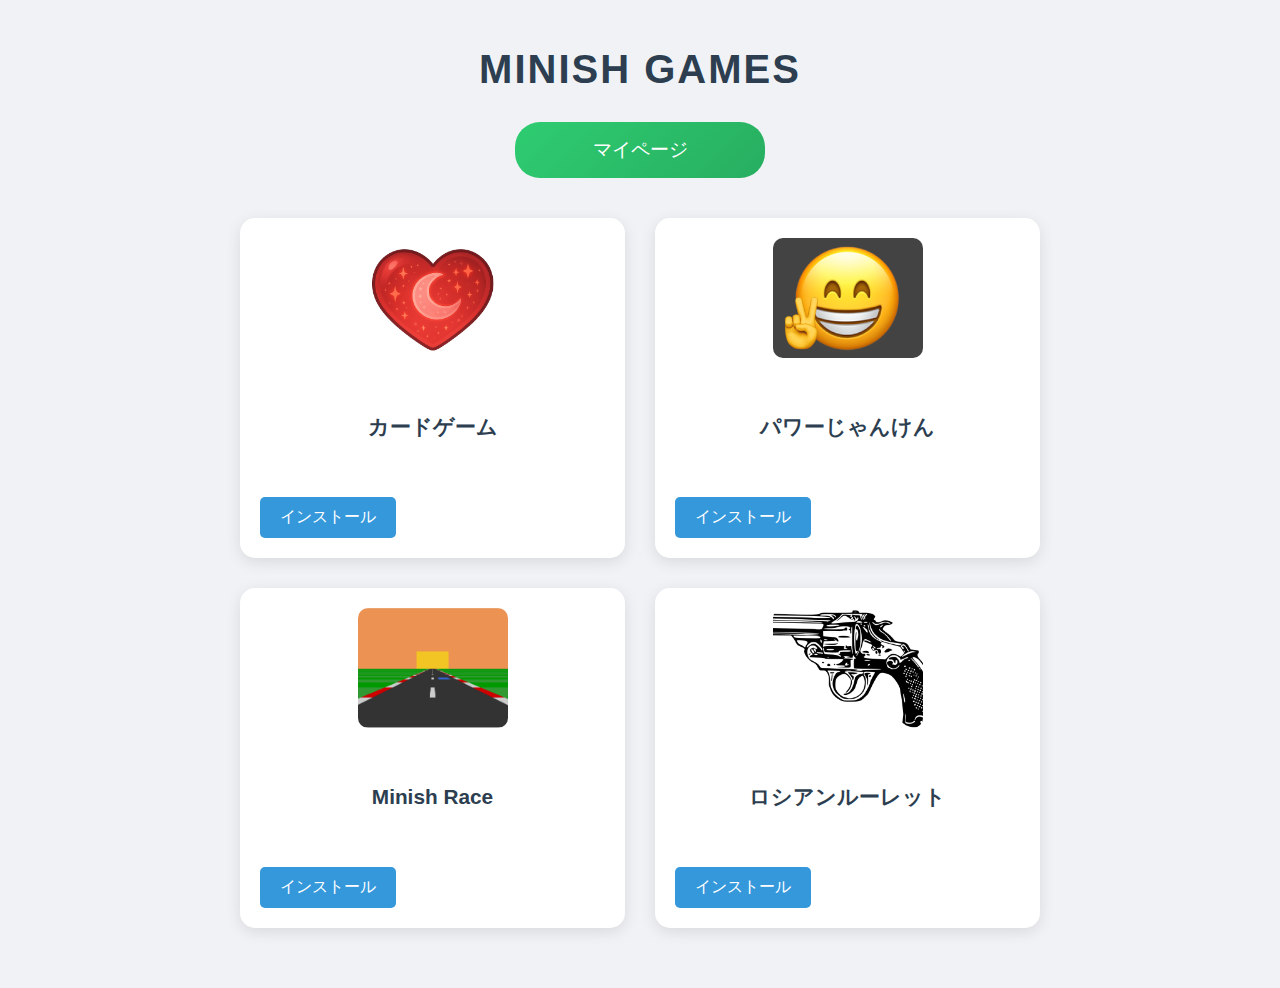
<file: src/home.html>
<!DOCTYPE html>
<html lang="ja">
  <head>
    <meta charset="UTF-8" />
    <meta http-equiv="X-UA-Compatible" content="IE=edge" />
    <meta name="viewport" content="width=device-width, initial-scale=1.0" />
    <title>Minish Games</title>
    <link rel="stylesheet" href="assets/styles/style.css">
    <style>
      /* インストールアニメーション */
      .install.installing {
        background: linear-gradient(-45deg, #3498db, #2980b9, #3498db, #5dade2);
        background-size: 400% 400%;
        animation: installing-gradient 1s ease infinite;
        pointer-events: none; /* インストール中はクリック無効 */
      }

      @keyframes installing-gradient {
        0% {
          background-position: 0% 50%;
        }
        50% {
          background-position: 100% 50%;
        }
        100% {
          background-position: 0% 50%;
        }
      }

      /* インストール中の点滅効果 */
      .install.installing::after {
        content: '';
        position: absolute;
        top: 0;
        left: 0;
        right: 0;
        bottom: 0;
        background: rgba(255, 255, 255, 0.3);
        animation: installing-pulse 0.8s ease-in-out infinite alternate;
        border-radius: inherit;
      }

      @keyframes installing-pulse {
        from {
          opacity: 0;
        }
        to {
          opacity: 1;
        }
      }

      /* ホームページのゲームグリッド */
.games-grid {
  display: grid;
  grid-template-columns: repeat(2, 1fr); /* 2列に変更 */
  gap: 30px;
  max-width: 800px; /* 最大幅を調整 */
  margin: 40px auto;
  padding: 0 20px;
}

.game-container {
  background: white;
  border-radius: 15px;
  padding: 20px;
  box-shadow: 0 4px 15px rgba(0, 0, 0, 0.1);
  text-align: center;
  transition: transform 0.3s ease, box-shadow 0.3s ease;
  min-height: 300px; /* 最小高さを設定して統一感を保つ */
  display: flex;
  flex-direction: column;
  justify-content: space-between;
}

.game-container:hover {
  transform: translateY(-5px);
  box-shadow: 0 8px 25px rgba(0, 0, 0, 0.15);
}

.game-container img {
  width: 100%;
  max-width: 150px; /* 画像サイズを調整 */
  height: 120px;
  object-fit: cover;
  border-radius: 10px;
  margin: 0 auto 15px;
}

.game-container h2 {
  margin: 15px 0;
  color: #2c3e50;
  font-size: 1.3em;
}

/* レスポンシブ対応 */
@media (max-width: 768px) {
  .games-grid {
    grid-template-columns: 1fr; /* スマホでは1列表示 */
    gap: 20px;
    max-width: 400px;
  }
  
  .game-container {
    min-height: 250px;
  }
}

@media (max-width: 480px) {
  .games-grid {
    padding: 0 10px;
  }
  
  .game-container {
    padding: 15px;
    min-height: 220px;
  }
  
  .game-container img {
    max-width: 120px;
    height: 100px;
  }
}
    </style>
  </head>
  <body>
    <h1 class="title">Minish games</h1>
    <button class="register-btn" onclick="window.location.href = 'my-page.html'">
      マイページ
    </button>
    
    <div class="games-grid">
      <div class="game-container">
        <img src="./assets/css/cardGame_css/picture/HP_ill01.png" alt="カードゲーム" />
        <h2>カードゲーム</h2>
        <div class="game-buttons">
          <button class="install" data-game="card-game" data-installed="false">インストール</button>
        </div>
      </div>

      <div class="game-container">
        <img src="../public/games/power_janken/icon.png" alt="パワーじゃんけん" />
        <h2>パワーじゃんけん</h2>
        <div class="game-buttons">
          <button class="install" data-game="power-janken" data-installed="false">インストール</button>
        </div>
      </div>

      <div class="game-container">
        <img src="../public/games/minish_race/icon.png" alt="Minish Race" />
        <h2>Minish Race</h2>
        <div class="game-buttons">
          <button class="install" data-game="minish-race" data-installed="false">インストール</button>
        </div>
      </div>

      <div class="game-container">
        <img src="./assets/russian-roulette/revolver.png" alt="ロシアンルーレット" />
        <h2>ロシアンルーレット</h2>
        <div class="game-buttons">
          <button class="install" data-game="russian-roulette" data-installed="false">インストール</button>
        </div>
      </div>
    </div>
		<script>
  // インストールの状態をローカルストレージから読み込む
  document.querySelectorAll('.install').forEach(button => {
    const game = button.dataset.game;
    const isInstalled = localStorage.getItem(`installed_${game}`) === 'true';
    if (isInstalled) {
      button.classList.add('installed');
      button.textContent = '開く';
      button.dataset.installed = 'true';
    }
  });

  // インストールボタンのクリックイベント
  document.querySelectorAll('.install').forEach(button => {
    button.addEventListener('click', (e) => {
      const game = e.target.dataset.game;
      const isInstalled = e.target.dataset.installed === 'true';

      if (!isInstalled) {
        // インストールアニメーション開始
        e.target.classList.add('installing');
        e.target.textContent = 'インストール中...';
        
        // 2秒後にインストール完了
        setTimeout(() => {
          e.target.classList.remove('installing');
          e.target.classList.add('installed');
          e.target.textContent = '開く';
          e.target.dataset.installed = 'true';
          localStorage.setItem(`installed_${game}`, 'true');
        }, 2000);
        
      } else {
        // 開くの処理
        window.location.href = `games/${game}.html`;
      }
    });
  });
</script>
	</body>
</html>
</file>
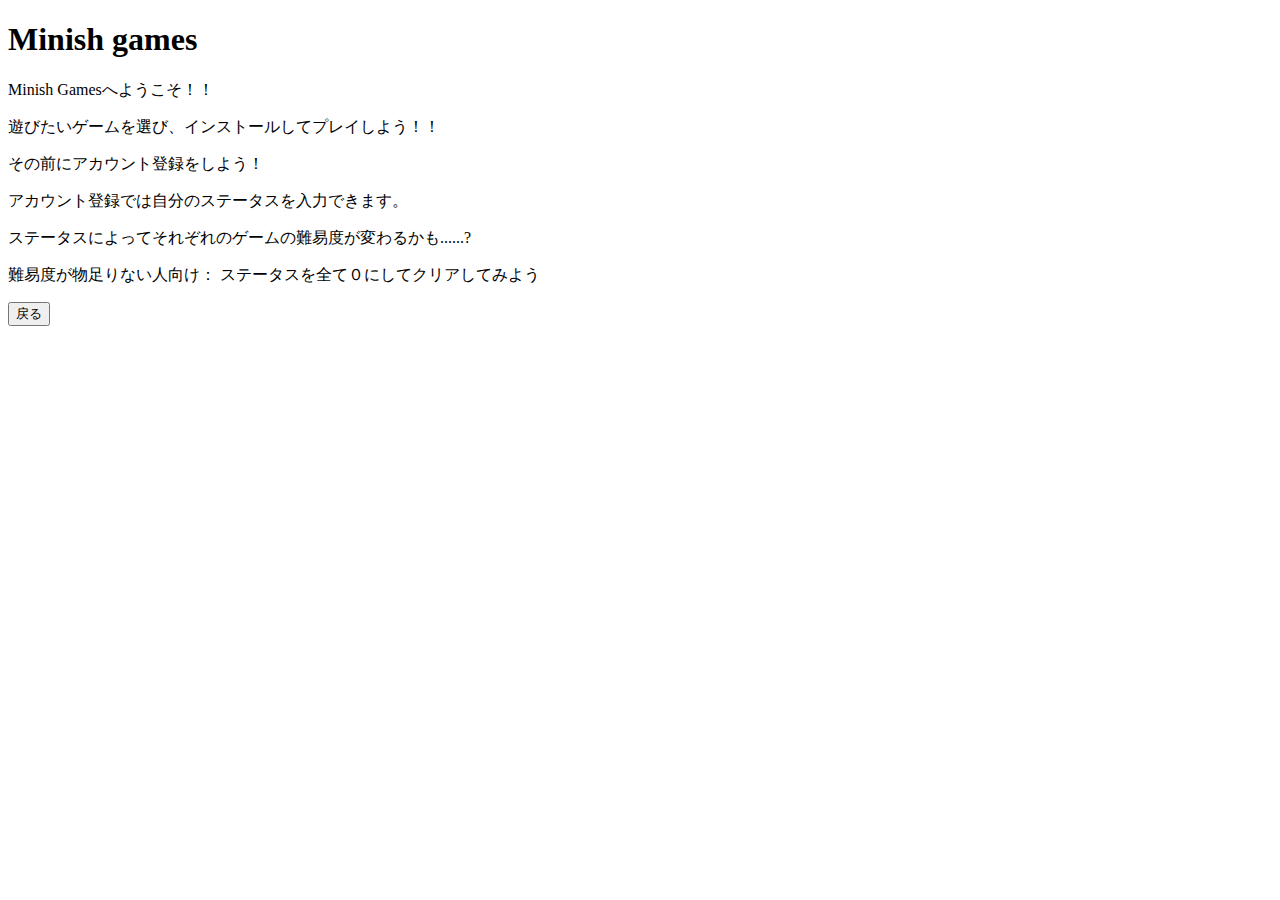
<file: src/how-to-play.html>
<!DOCTYPE html>
<html lang="ja">
  <head>
    <meta charset="UTF-8" />
    <meta http-equiv="X-UA-Compatible" content="IE=edge" />
    <meta name="viewport" content="width=device-width, initial-scale=1.0" />
    <title>Minish Games</title>
  </head>
  <body>
    <h1 class="title">Minish games</h1>
      <p>Minish Gamesへようこそ！！</p>
      <p>遊びたいゲームを選び、インストールしてプレイしよう！！</p>
      <p>その前にアカウント登録をしよう！</p>
      <p>アカウント登録では自分のステータスを入力できます。</p>
      <p>ステータスによってそれぞれのゲームの難易度が変わるかも......?</p>
      <p>難易度が物足りない人向け： ステータスを全て０にしてクリアしてみよう</p>
    <button class="back" onclick="window.location.href='/index.html'">
      戻る
    </button>
  </body>
</html>
</file>
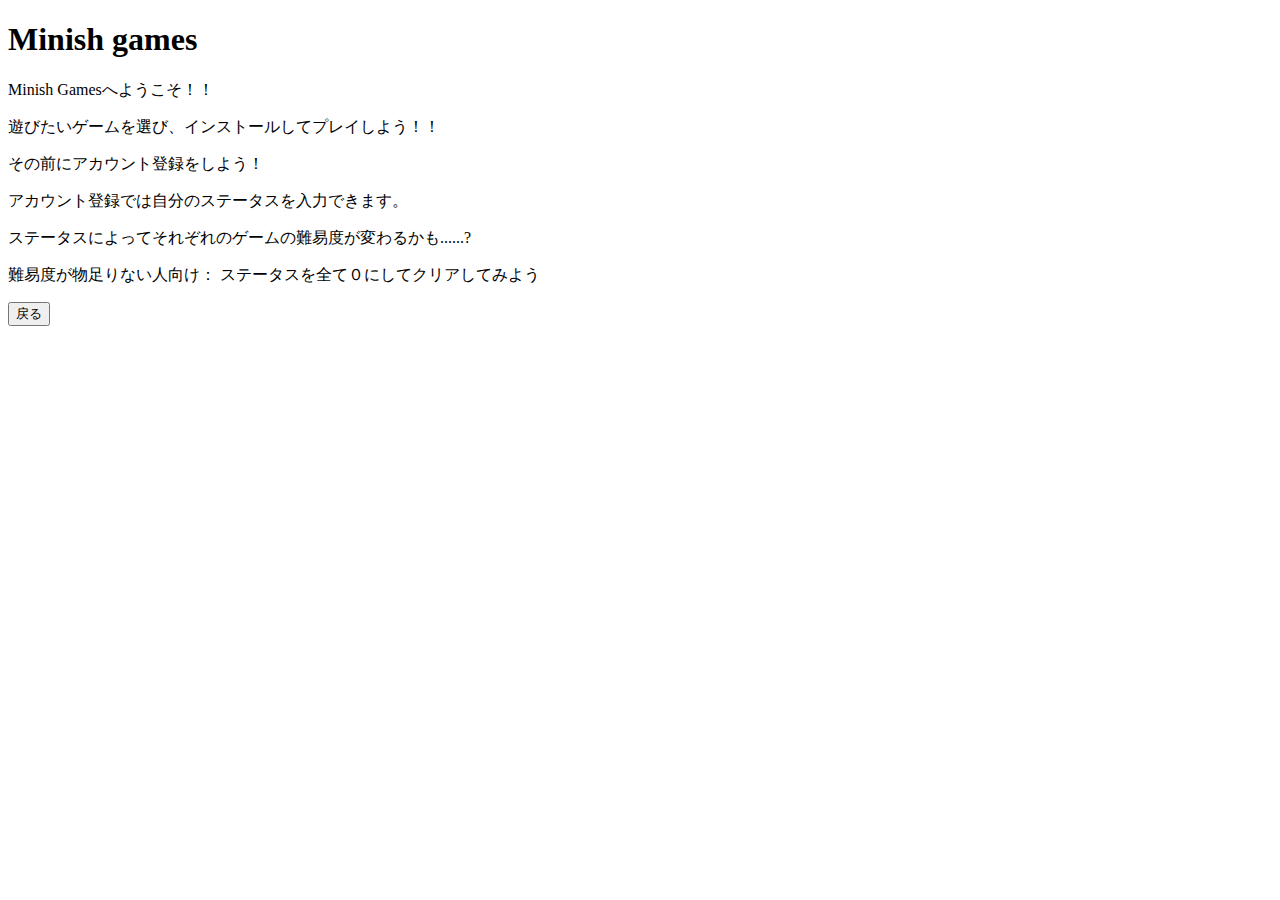
<file: src/how-to.html>
<!DOCTYPE html>
<html lang="ja">
  <head>
    <meta charset="UTF-8" />
    <meta http-equiv="X-UA-Compatible" content="IE=edge" />
    <meta name="viewport" content="width=device-width, initial-scale=1.0" />
    <title>Minish Games</title>
  </head>
  <body>
    <h1 class="title">Minish games</h1>
      <p>Minish Gamesへようこそ！！</p>
      <p>遊びたいゲームを選び、インストールしてプレイしよう！！</p>
      <p>その前にアカウント登録をしよう！</p>
      <p>アカウント登録では自分のステータスを入力できます。</p>
      <p>ステータスによってそれぞれのゲームの難易度が変わるかも......?</p>
      <p>難易度が物足りない人向け： ステータスを全て０にしてクリアしてみよう</p>
    <button class="back" onclick="window.location.href='/src/index.html'">
      戻る
    </button>
  </body>
</html>
</file>
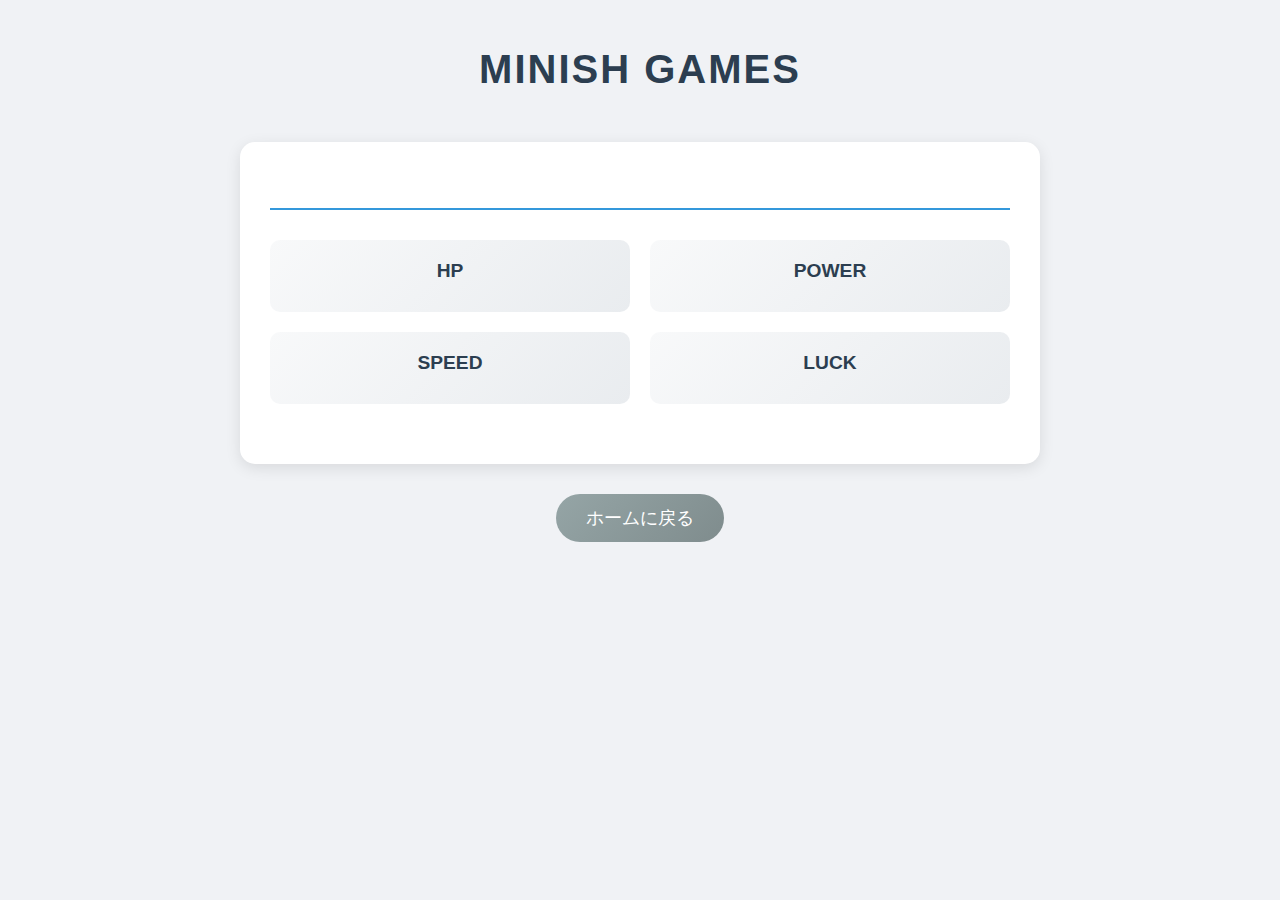
<file: src/my-page.html>
<!DOCTYPE html>
<html lang="ja">
  <head>
    <meta charset="UTF-8" />
    <meta http-equiv="X-UA-Compatible" content="IE=edge" />
    <meta name="viewport" content="width=device-width, initial-scale=1.0" />
    <title>Minish Games</title>
    <link rel="stylesheet" href="assets/styles/style.css">
  </head>
  <body>
    <h1 class="title">Minish games</h1>

    <div class="my-page">
      <div class="character-info">
        <h2 class="character-name" id="name"></h2>
        
        <div class="status-grid">
          <div class="status-card">
            <h2>HP</h2>
            <p class="status-value" id="hp"></p>
          </div>

          <div class="status-card">
            <h2>POWER</h2>
            <p class="status-value" id="power"></p>
          </div>

          <div class="status-card">
            <h2>SPEED</h2>
            <p class="status-value" id="speed"></p>
          </div>

          <div class="status-card">
            <h2>LUCK</h2>
            <p class="status-value" id="luck"></p>
          </div>
        </div>
      </div>

      <div class="action-buttons">
        <button class="back-button" onclick="window.location.href='home.html'">
          ホームに戻る
        </button>
      </div>
    </div>
  </body>
	<script>
		const player = JSON.parse(localStorage.getItem("player"));
		console.log(player);
		document.getElementById('name').textContent = player.name;
		document.getElementById('hp').textContent = player.hp;
		document.getElementById('power').textContent = player.power;
		document.getElementById('speed').textContent = player.speed;
		document.getElementById('luck').textContent = player.luck;
	</script>
</html>
</file>
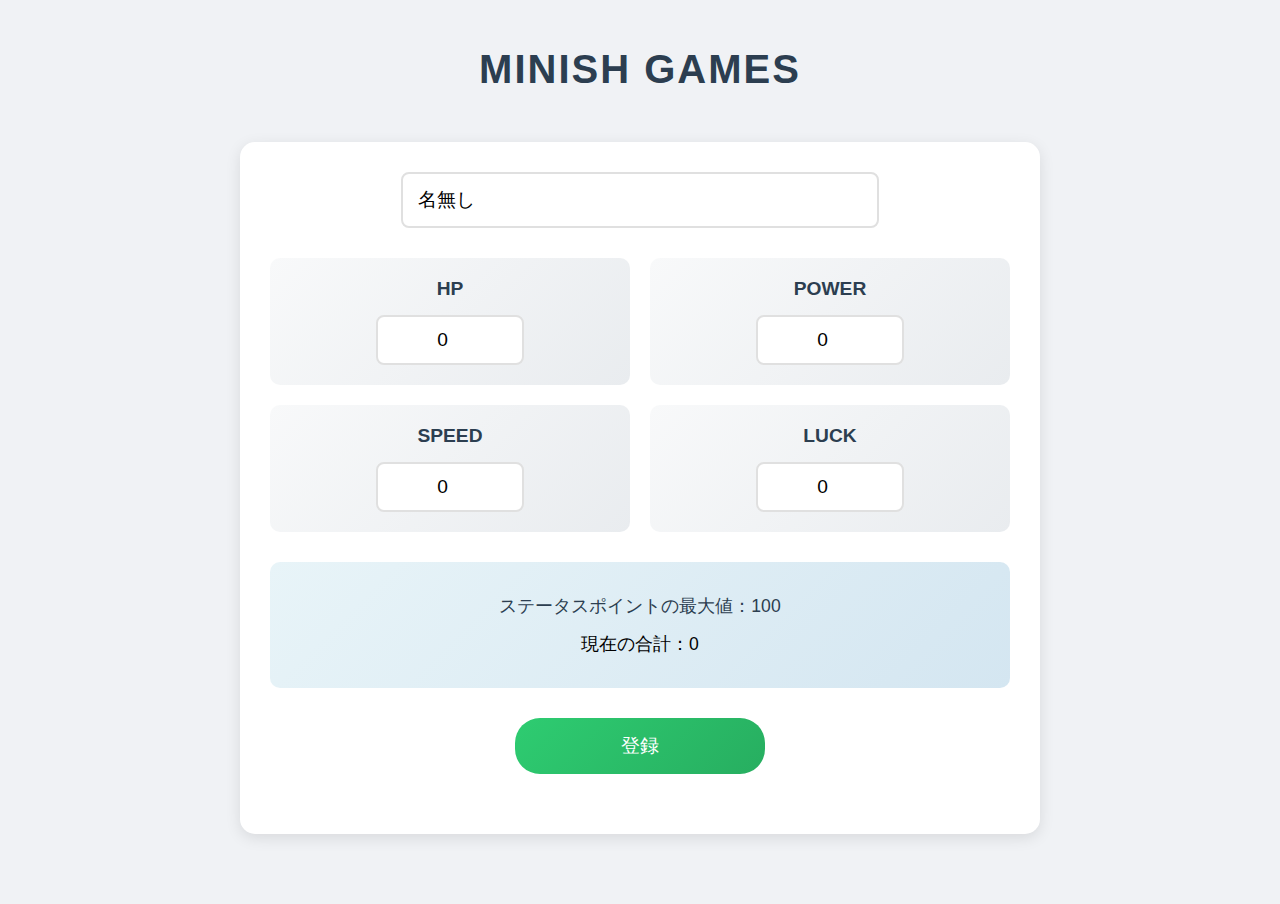
<file: src/sign-up.html>
<!DOCTYPE html>
<html lang="ja">
  <head>
    <meta charset="UTF-8" />
    <meta http-equiv="X-UA-Compatible" content="IE=edge" />
    <meta name="viewport" content="width=device-width, initial-scale=1.0" />
    <title>Minish Games</title>
    <link rel="stylesheet" href="assets/styles/style.css">
  </head>
  <body>
    <h1 class="title">Minish games</h1>

    <div class="signup-form">
      <div class="character-form">
        <input type="text" class="character-name-input" id="name" value="名無し" placeholder="キャラクター名" required />
        
        <div class="stats-grid">
          <div class="stat-card">
            <h2>HP</h2>
            <input type="number" class="stat-input" id="hp" value="0" min="0" required />
          </div>

          <div class="stat-card">
            <h2>POWER</h2>
            <input type="number" class="stat-input" id="power" value="0" min="0" required />
          </div>

          <div class="stat-card">
            <h2>SPEED</h2>
            <input type="number" class="stat-input" id="speed" value="0" min="0" required />
          </div>

          <div class="stat-card">
            <h2>LUCK</h2>
            <input type="number" class="stat-input" id="luck" value="0" min="0" required />
          </div>
        </div>

        <div class="status-total">
          <p class="max-status">ステータスポイントの最大値：100</p>
          <p class="current-total" id="total">現在の合計：100</p>
        </div>

        <button class="register-btn" id="registerBtn">登録</button>
      </div>
    </div>

    <script>
      const hpInput = document.getElementById("hp");
      const powerInput = document.getElementById("power");
      const speedInput = document.getElementById("speed");
      const luckInput = document.getElementById("luck");
      const totalDisplay = document.getElementById("total");

      // 入力が変更されたときに合計を更新する関数
      function updateTotal() {
        const hp = parseInt(hpInput.value, 10) || 0;
        const power = parseInt(powerInput.value, 10) || 0;
        const speed = parseInt(speedInput.value, 10) || 0;
        const luck = parseInt(luckInput.value, 10) || 0;

        const total = hp + power + speed + luck;
        totalDisplay.textContent = `現在の合計：${total}`;
        if(total > 100) totalDisplay.style.color = 'red';
        else totalDisplay.style.color = 'black';
      }

      // 各入力にイベントリスナーをつける
      [hpInput, powerInput, speedInput, luckInput].forEach((input) => {
        input.addEventListener("input", updateTotal);
      });

      // 最初に1回呼んでおく
      updateTotal();

      // 登録ボタンを押した時にローカルストレージに保存
      // 合計が100を超えてたら弾く
      document.getElementById("registerBtn").addEventListener("click", () => {
        const name = document.getElementById("name").value;
        const hp = parseInt(document.getElementById("hp").value, 10);
        const power = parseInt(document.getElementById("power").value, 10);
        const speed = parseInt(document.getElementById("speed").value, 10);
        const luck = parseInt(document.getElementById("luck").value, 10);

        const total = hp + power + speed + luck;

        if (total > 100) {
          alert("合計が100を超えています");
          return;
        }

        const player = {
          name,
          hp,
          power,
          speed,
          luck,
        };

        localStorage.setItem("player", JSON.stringify(player));
        localStorage.setItem(`installed_card-game`, 'false');
        localStorage.setItem(`installed_power-janken`, 'false');
        localStorage.setItem(`installed_minish-race`, 'false');
        localStorage.setItem(`installed_russian-roulette`, 'false');
        window.location.href = 'home.html';
      });
    </script>
  </body>
</html>
</file>
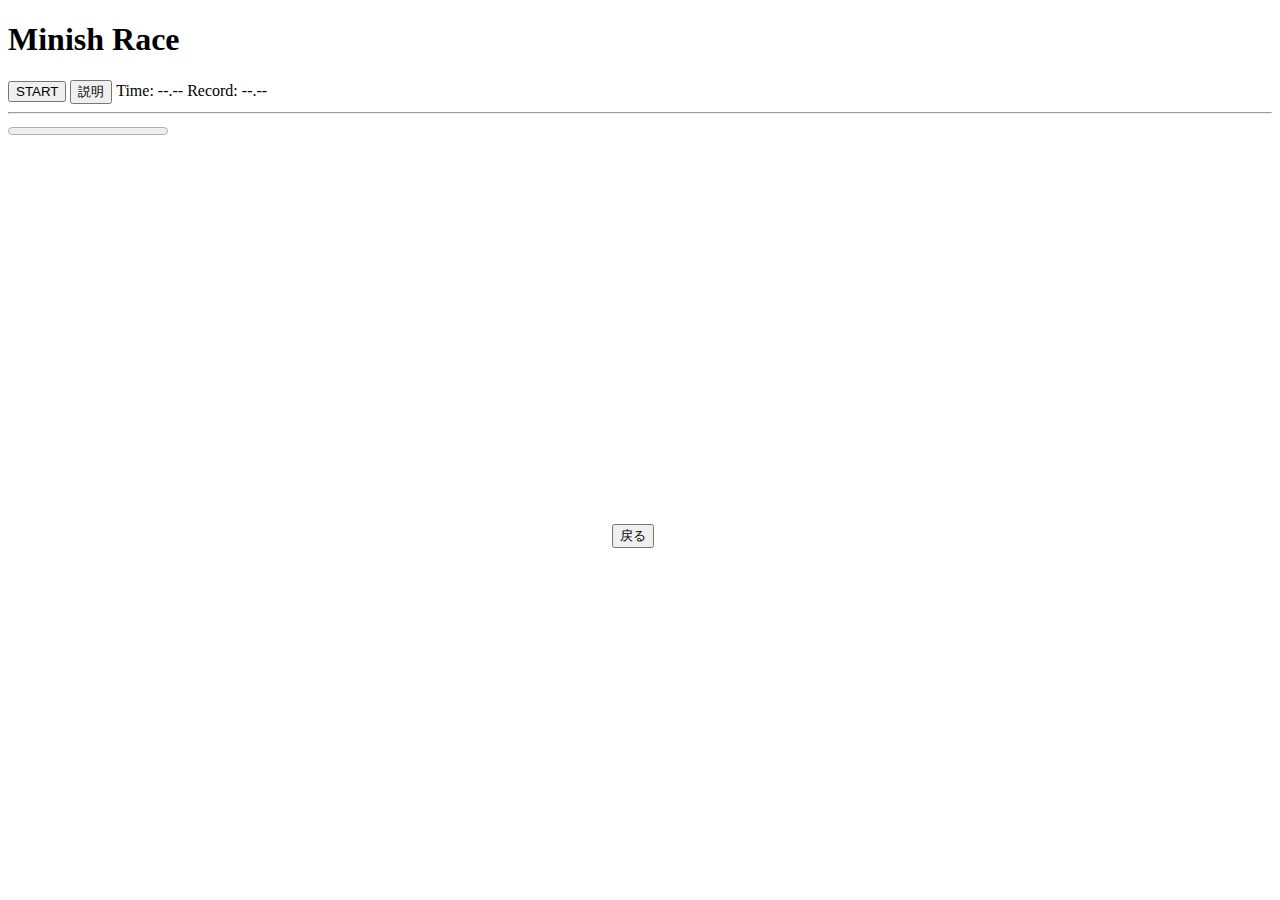
<file: src/games/minish-race.html>
<!DOCTYPE html>
<html lang="ja">
  <head>
    <meta charset="UTF-8" />
    <meta http-equiv="X-UA-Compatible" content="IE=edge" />
    <meta name="viewport" content="width=device-width, initial-scale=1.0" />
    <title>Minish Games</title>
  </head>
  <script>
        let canvas, context; //キャンバス
        const [goal, view] = [600, 50]; //ゴール位置、視界の長さ
        let [px, pz, speed] = [0, 0, 0]; //プレイヤーの位置、速度
        let startTime = 0, timer; //開始時間、タイマー
        let status = "ready"; //ステータス(ready/start)
        //コースデータ（０：直進、＋：右カーブ、ー：左カーブ）
        const course = new Array();
        const courseData = [0, 0.3, 0.3, -0.3, 0, 0.5, -0.3, 0.5,0.8, 0, 0];

        const init = () => { /*関数式の例*/
            //キャンバスの取得
            canvas = document.getElementById("course");
            context = canvas.getContext("2d");
            //キーイベントの取得
            document.addEventListener("keydown", move);
            //レコードタイムの読み込み
            const record = localStorage.getItem("race");
            if(record != null)document.getElementById("record").innerText = record;
            //コースの作成
            for(let i = 0; i < goal + view; i++){
                const index = Math.floor(i / goal * courseData.length);
                const p = Math.floor(Math.random() * 50);
                course[i] = [0, 0];
                if(i < goal) course[i] = [courseData[index], p];
            }
            //初期描画
            update();
        }

        const startGame = () => {
            //初期化
            [px, pz, speed] = [0, 0, 0];
            document.getElementById("start").disabled = true;
            document.getElementById("time").innerText = "--.--";
            document.getElementById("record").classList.remove("red");
            document.getElementById("message").innerText = "";
            update();
            // カウントダウン開始
            startTime = Date.now();
            timer = setInterval(countdown, 20);
        }

        const countdown = () => {
            //カウントダウン
            let time = 3 - Math.floor((Date.now() - startTime) / 1000);
            if(time == 0){
                //スタート
                status = "start";
                startTime = Date.now();
                clearInterval(timer);
                timer = setInterval(update, 20);
            }
            //カウントダウンの描画
            update();
            drawText(time);
            //スピードの表示
            document.getElementById("speed").value = speed;
        }

        const update = () => {
            //更新
            if(speed > 1) speed = 1;
            if(status == "start") pz += speed;
            //コースの描画
            const [cw, ch] = [canvas.width, canvas.height];
            context.fillStyle = "#EB9152";
            context.fillRect(0, 0, cw, ch);
            const cz = Math.floor(pz);
            let [r1, r2, ox, oy, ow] = [0, 0, 0, 0, 0];
            for(let i = cz; i < cz + view; i++){
                //カーブ
                r1 += course[i][0] / 10;
                r2 += r1;
                px -= speed * r1 / 1000;
                //　疑似３Dコースの描画中心座標、道幅
                const scale = 1 / (i - cz);
                let x = cw / 2 - Math.floor((px - r2) * scale * cw / 2);
                let y = ch / 2 + Math.floor(scale * ch / 2);
                let w = Math.floor(cw * scale * 1.5);
                //コースアウト、もしくは障害物に衝突
                if(i == cz + 1){
                    if(((x - w / 2) > cw / 2) || ((x + w / 2) < cw / 2)) speed = 0.1;
                    if((((x - w / 8) > cw / 2) && ((x - w / 8 * 3) < cw / 2))&&(course[i][1] == 1)) speed = 0.1;
                    if((((x + w / 8) < cw / 2) && ((x + w / 8 * 3) > cw / 2))&&(course[i][1] == 2)) speed = 0.1;
                }
                //描画
                if(i != cz){
                    let [c1, c2] = ["#009900", "#CCCCCC"];
                    if(i % 2 == 1) [c1, c2] = ["#339933", "#CC0000"];
                    let [c3, c4, c5] = ["#333333", "#333333", "#3366CC"];
                    if(i % 3 == 0) c4 = "#CCCCCC";
                    if((i > goal - 1)&&(i < goal + 3)){
                        [c3, c4] = ["#CCCC00", "#CCCC00"];
                    }
                    drawTrapezoid(cw / 2, oy, cw, cw / 2, y, cw, c1);
                    drawTrapezoid(ox, oy, ow * 1.2, x, y, w * 1.2, c2);
                    drawTrapezoid(ox, oy, ow, x, y, w, c3);
                    drawTrapezoid(ox, oy, ow * 0.05, x, y, w * 0.05, c4);
                    drawSunny(40, 50, 60, c4);
                    if(course[i][1] == 1){
                        drawTrapezoid(ox - ow / 4, oy, ow / 4, x - w / 4, y, w / 4, c5);
                    }else if(course[i][1] == 2){
                        drawTrapezoid(ox + ow / 4, oy, ow / 4, x + w / 4, y, w / 4, c5);
                    }
                }
                [ox, oy, ow] = [x, y, w];
            }
            //スピードの表示
            document.getElementById("speed").value = speed;
            //タイムの表示
            let time = ((Date.now() - startTime) / 1000).toFixed(2);
            if((status == "start") && (time < 1)) drawText("GO!");
            time = ("0" + time).slice(-5);
            if(status == "ready") time = "--.--";
            document.getElementById("time").innerText = time;
            //ゴール
            if(pz > goal){
                status = "ready";
                drawText("GOAL!");
                document.getElementById("start").disabled = false;
                clearInterval(timer);
                //レコード更新
                const recordTime = document.getElementById("record").innerText;
                if((recordTime == "--.--")||(time < recordTime)){
                    document.getElementById("record").innerText = time;
                    document.getElementById("record").classList.add("red");
                    document.getElementById("message").innerText = "New Record!";
                    //ローカルストレージに格納
                    localStorage.setItem("race", time);
                }
            }
        }

        const drawTrapezoid = (x1, y1, w1, x2, y2, w2, color) => {
            //台形の描画
            context.fillStyle = color;
            context.beginPath();
            context.moveTo(x1 - w1 / 2, y1);
            context.lineTo(x1 + w1 / 2, y1);
            context.lineTo(x2 + w2 / 2, y2);
            context.lineTo(x2 - w2 / 2, y2);
            context.fill();
        }
        const drawSunny = (x1, y1, color) => {
            //台形の描画
            context.fillStyle = color;
            context.beginPath();
            context.moveTo(x1, y1);
            context.lineTo(x1/ 2, y1);
            context.lineTo(x1/ 2, y1-20);
            context.lineTo(x1+30/ 2, y1-60);
            context.lineTo(x1+30/ 2, y1-60);
            context.fill();
        }
        const drawText = text => {
            //テキストの描画
            context.font = "bold 100px sans-serif";
            context.textAlign = "center";
            context.textBaseline = "middle";
            context.fillStyle = "#FF0000";
            context.fillText(text, canvas.width / 2, canvas.height / 4);
            context.lineWidth = 3;
            context.strokeStyle = "#FFFFFF";
            context.strokeText(text, canvas.width / 2, canvas.height / 4);
        }

        const move = event => {
            //キーを押したとき
            if(event.key == "ArrowUp") speed += 0.01;
            if((status == "start") && (event.key == "ArrowLeft")) px -= 0.5;
            if((status == "start") && (event.key == "ArrowRight")) px += 0.5;
        }
    </script>
  </head>
  <body　onload="init()">
    <h1 class="title">Minish Race</h1>
    <input type="button" id="start" value="START" onclick="startGame()">
    <input type="button" value="説明" onclick="">
    Time: <span id="time" class="bold">--.--</span>
    Record: <span id="record" class="bold">--.--</span>
    <span id="message" class="red"></span>
    <hr>
    <progress id="speed" max="1" value="0"></progress><br>
    <canvas id="course" width="600" height="400"></canvas>
		<button class="home" onclick="window.location.href='../home.html'">戻る</button>
  </body>
</html>
</file>
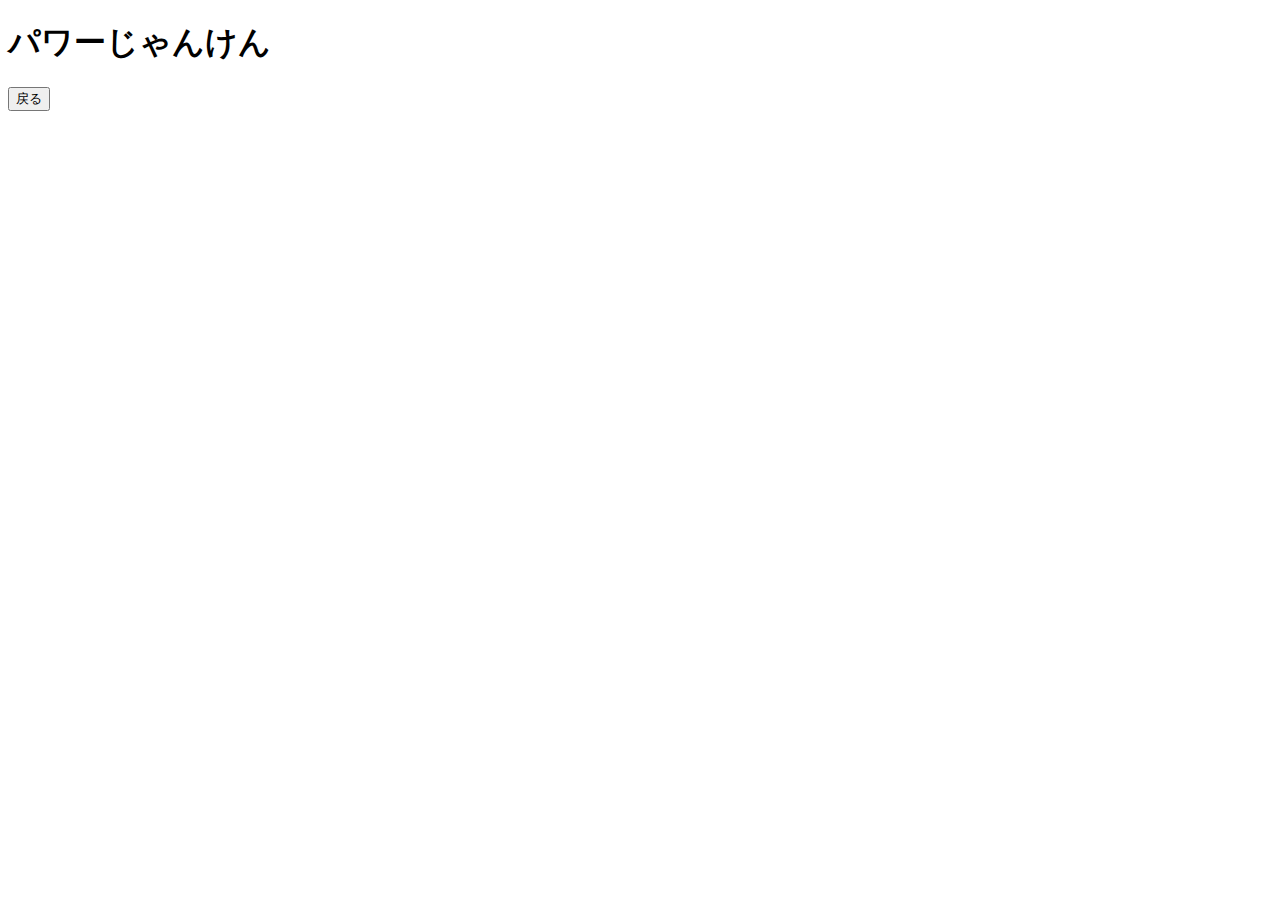
<file: src/games/power-janken.html>
<!DOCTYPE html>
<html lang="ja">
  <head>
    <meta charset="UTF-8" />
    <meta http-equiv="X-UA-Compatible" content="IE=edge" />
    <meta name="viewport" content="width=device-width, initial-scale=1.0" />
    <title>Minish Games</title>
  </head>
  <body>
    <h1 class="title">パワーじゃんけん</h1>
		<button class="home" onclick="window.location.href='/minish-games/src/home.html'">戻る</button>
  </body>
</html>
</file>
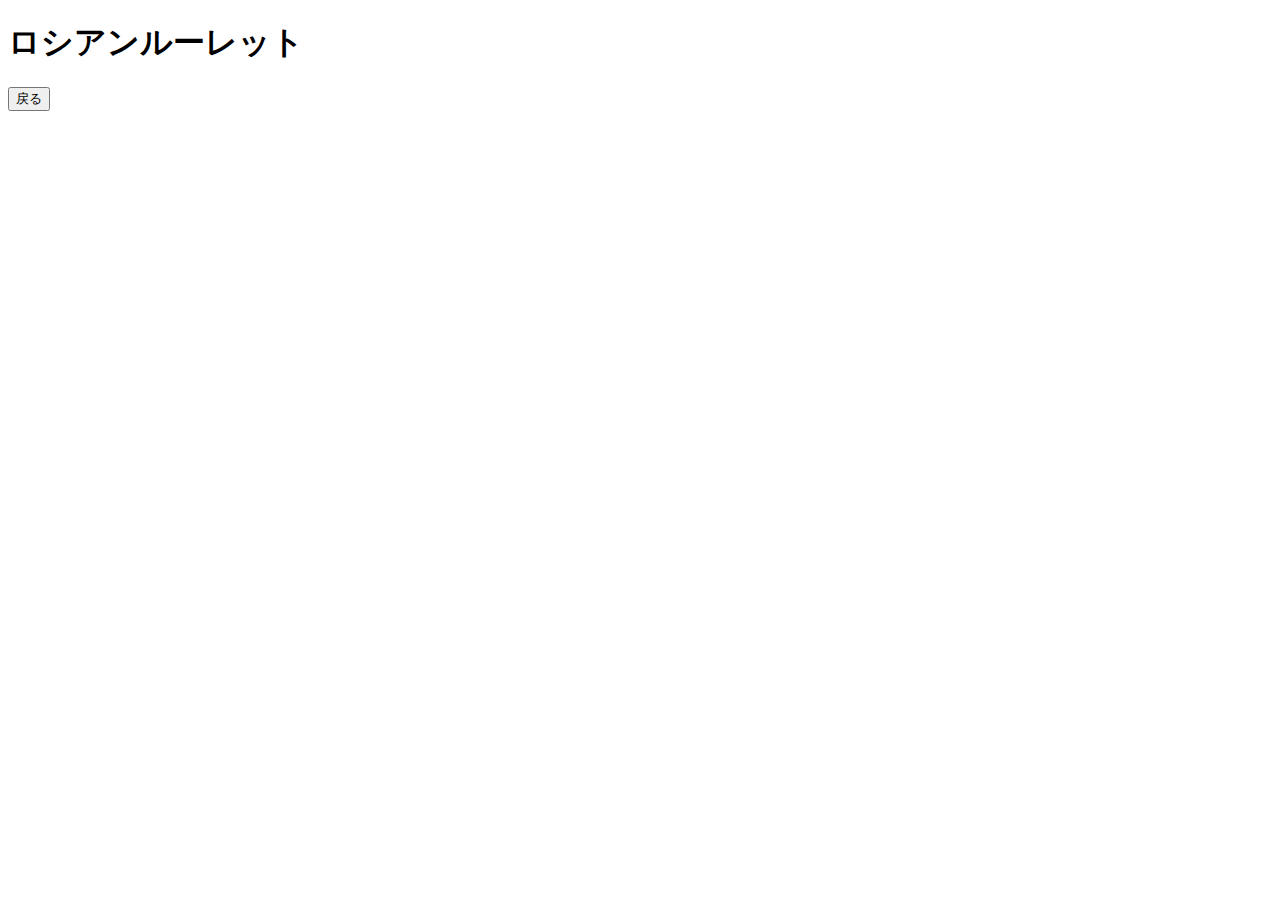
<file: src/games/russian-roulette.html>
<!DOCTYPE html>
<html lang="ja">
  <head>
    <meta charset="UTF-8" />
    <meta http-equiv="X-UA-Compatible" content="IE=edge" />
    <meta name="viewport" content="width=device-width, initial-scale=1.0" />
    <title>Minish Games</title>
  </head>
  <body>
    <h1 class="title">ロシアンルーレット</h1>
		<button class="home" onclick="window.location.href='home.html'">戻る</button>
  </body>
</html>
</file>
<file: src/assets/styles/style.css>
/* 共通のスタイル */
body {
  font-family: 'Helvetica Neue', Arial, sans-serif;
  margin: 0;
  padding: 20px;
  background-color: #f0f2f5;
  color: #1a1a1a;
}

.title {
  text-align: center;
  font-size: 2.5em;
  color: #2c3e50;
  margin-bottom: 30px;
  text-transform: uppercase;
  letter-spacing: 2px;
}

/* ホームページのスタイル */
.games-grid {
  display: grid;
  grid-template-columns: repeat(auto-fit, minmax(280px, 1fr));
  gap: 20px;
  padding: 20px;
  max-width: 1200px;
  margin: 0 auto;
}

.game-container {
  background: white;
  border-radius: 15px;
  padding: 20px;
  display: flex;
  flex-direction: column;
  align-items: center;
  transition: all 0.3s ease;
  box-shadow: 0 4px 6px rgba(0, 0, 0, 0.1);
}

.game-container:hover {
  transform: translateY(-5px);
  box-shadow: 0 8px 12px rgba(0, 0, 0, 0.15);
}

.game-container img {
  width: 120px;
  height: 120px;
  border-radius: 15px;
  margin-bottom: 15px;
  object-fit: cover;
}

.game-container h2 {
  margin: 10px 0;
  color: #2c3e50;
  text-align: center;
}

.game-buttons {
  display: flex;
  gap: 10px;
  margin-top: 15px;
  width: 100%;
}

button {
  padding: 10px 20px;
  border: none;
  border-radius: 5px;
  font-size: 1em;
  cursor: pointer;
  transition: all 0.3s ease;
}

.install {
  background-color: #3498db;
  color: white;
  margin-right: 10px;
  transition: all 0.3s ease;
}

.install.installed {
  background-color: #2ecc71;
}

.game-start {
  background-color: #2ecc71;
  color: white;
}

.back {
  background-color: #95a5a6;
  color: white;
  display: block;
  margin: 20px auto;
}

button:hover {
  opacity: 0.9;
  transform: scale(1.05);
}

/* マイページのスタイル */
.my-page {
  max-width: 800px;
  margin: 0 auto;
  padding: 20px;
}

.character-info {
  background: white;
  border-radius: 15px;
  padding: 30px;
  box-shadow: 0 4px 15px rgba(0, 0, 0, 0.1);
  margin-bottom: 30px;
}

.character-name {
  font-size: 2em;
  color: #2c3e50;
  margin-bottom: 30px;
  text-align: center;
  border-bottom: 2px solid #3498db;
  padding-bottom: 10px;
}

.status-grid {
  display: grid;
  grid-template-columns: repeat(2, 1fr);
  gap: 20px;
  margin: 30px 0;
}

.status-card {
  background: linear-gradient(135deg, #f8f9fa, #e9ecef);
  padding: 20px;
  border-radius: 10px;
  text-align: center;
  transition: all 0.3s ease;
}

.status-card:hover {
  transform: translateY(-3px);
  box-shadow: 0 4px 8px rgba(0, 0, 0, 0.1);
}

.status-card h2 {
  color: #2c3e50;
  margin: 0 0 10px 0;
  font-size: 1.2em;
}

.status-value {
  font-size: 2em;
  color: #3498db;
  font-weight: bold;
}

.action-buttons {
  display: flex;
  justify-content: center;
  gap: 15px;
}

.back-button {
  background: linear-gradient(135deg, #95a5a6, #7f8c8d);
  color: white;
  padding: 12px 30px;
  border: none;
  border-radius: 25px;
  font-size: 1.1em;
  cursor: pointer;
  transition: all 0.3s ease;
}

.back-button:hover {
  transform: translateY(-2px);
  box-shadow: 0 4px 8px rgba(0, 0, 0, 0.15);
}

/* インデックスページのスタイル */
.sign-up, .how-to {
  display: block;
  width: 80%;
  max-width: 300px;
  margin: 20px auto;
  padding: 15px;
  font-size: 1.2em;
}

.sign-up {
  background-color: #e74c3c;
  color: white;
}

.how-to {
  background-color: #3498db;
  color: white;
}

/* サインアップページのスタイル */
.signup-form {
  max-width: 800px;
  margin: 0 auto;
  padding: 20px;
}

.character-form {
  background: white;
  border-radius: 15px;
  padding: 30px;
  box-shadow: 0 4px 15px rgba(0, 0, 0, 0.1);
  margin-bottom: 30px;
}

.character-name-input {
  width: 60%;
  padding: 15px;
  border: 2px solid #e0e0e0;
  border-radius: 8px;
  font-size: 1.2em;
  margin: 0 auto 30px;
  transition: all 0.3s ease;
  display: block;
}

.character-name-input:focus {
  border-color: #3498db;
  box-shadow: 0 0 0 3px rgba(52, 152, 219, 0.2);
  outline: none;
}

.stats-grid {
  display: grid;
  grid-template-columns: repeat(2, 1fr);
  gap: 20px;
  margin: 30px 0;
}

.stat-card {
  background: linear-gradient(135deg, #f8f9fa, #e9ecef);
  padding: 20px;
  border-radius: 10px;
  text-align: center;
  transition: all 0.3s ease;
}

.stat-card:hover {
  transform: translateY(-3px);
  box-shadow: 0 4px 8px rgba(0, 0, 0, 0.1);
}

.stat-card h2 {
  color: #2c3e50;
  margin: 0 0 15px 0;
  font-size: 1.2em;
}

.stat-input {
  width: 120px;
  padding: 12px;
  border: 2px solid #e0e0e0;
  border-radius: 8px;
  font-size: 1.2em;
  text-align: center;
  transition: all 0.3s ease;
}

.stat-input:focus {
  border-color: #3498db;
  box-shadow: 0 0 0 3px rgba(52, 152, 219, 0.2);
  outline: none;
}

.status-total {
  background: linear-gradient(135deg, #e8f4f8, #d4e6f1);
  padding: 20px;
  border-radius: 10px;
  margin: 20px 0;
  text-align: center;
}

.register-btn {
  background: linear-gradient(135deg, #2ecc71, #27ae60);
  color: white;
  padding: 15px 30px;
  border: none;
  border-radius: 25px;
  font-size: 1.2em;
  cursor: pointer;
  display: block;
  margin: 30px auto;
  transition: all 0.3s ease;
  width: 250px;
}

.register-btn:hover {
  transform: translateY(-2px);
  box-shadow: 0 4px 8px rgba(0, 0, 0, 0.15);
}

/* 遊び方ページのスタイル */
p {
  text-align: center;
  font-size: 1.1em;
  line-height: 1.6;
  margin: 10px 0;
  color: #2c3e50;
}

.home {
  background-color: #2ecc71;
  color: white;
  display: block;
  margin: 20px auto;
  width: 200px;
}

/* レスポンシブデザイン */
@media (max-width: 768px) {
  .signup-form {
    margin: 10px;
  }

  .stat-input {
    width: 80%;
    max-width: 200px;
    margin: 0 auto;
  }

  .status-grid, .stats-grid {
    grid-template-columns: 1fr;
  }

  .action-buttons {
    flex-direction: column;
  }

  .back-button {
    width: 100%;
    margin: 5px 0;
  }

  .character-form {
    margin: 10px;
    padding: 15px;
  }

  .register-btn {
    width: 90%;
  }

  .games-grid {
    grid-template-columns: 1fr;
    padding: 10px;
  }

  .game-buttons {
    flex-direction: column;
  }

  .install, .game-start {
    width: 100%;
    margin: 5px 0;
  }
}

/* スマートフォン向けの追加調整 */
@media (max-width: 480px) {
  .title {
    font-size: 2em;
  }

  .game-container {
    padding: 15px;
  }

  .game-container img {
    width: 100px;
    height: 100px;
  }
}
</file>
